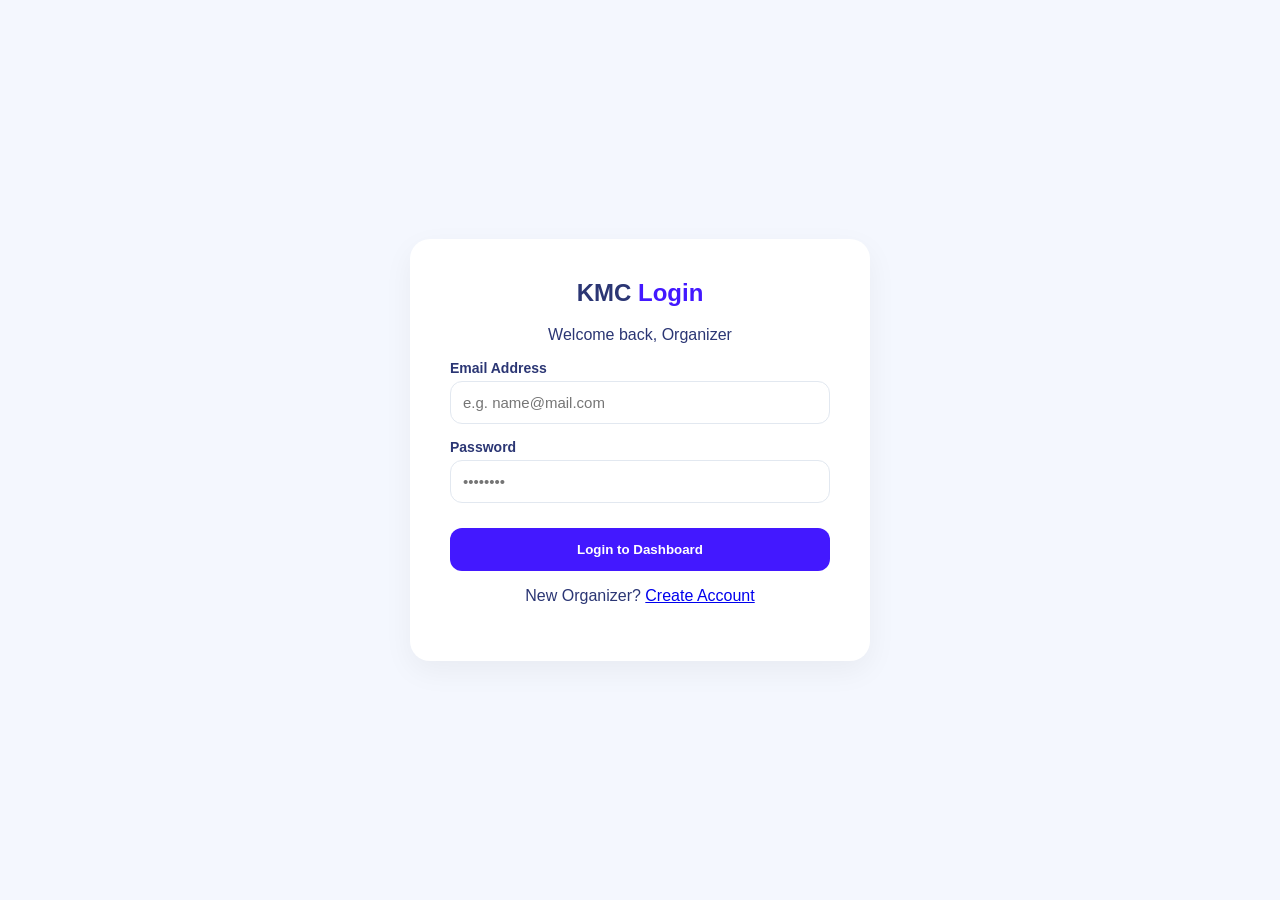
<file: KmcOrganizerPortal/KmcOrganizerPortal/wwwroot/dashboard.html>
﻿<!DOCTYPE html>
<html lang="en">
<head>
    <meta charset="UTF-8">
    <meta name="viewport" content="width=device-width, initial-scale=1.0">
    <title>KMC Organizer - Dashboard</title>
    <link rel="stylesheet" href="style.css">
    <link rel="stylesheet" href="https://cdn.jsdelivr.net/npm/bootstrap-icons@1.11.0/font/bootstrap-icons.css">
</head>
<body>
    <div class="dashboard-layout">
        <aside class="sidebar">
            <div class="logo">
                <h2>KMC <span>Admin</span></h2>
            </div>
            <nav>
                <a href="javascript:void(0)" onclick="showSection('dashboard')" id="nav-dashboard" class="active">
                    <i class="bi bi-speedometer2"></i> Dashboard
                </a>
                <a href="javascript:void(0)" onclick="showSection('events')" id="nav-events">
                    <i class="bi bi-calendar-event"></i> My Events
                </a>
                <a href="javascript:void(0)" onclick="showSection('privacy')" id="nav-privacy">
                    <i class="bi bi-shield-lock"></i> Privacy Policy
                </a>
                <hr style="border: 0.1px solid rgba(255,255,255,0.1); margin: 20px 0;">
                <a href="javascript:void(0)" onclick="logout()" style="color: #ff4d4d;">
                    <i class="bi bi-box-arrow-left"></i> Logout
                </a>
            </nav>
        </aside>

        <main class="main-content">
            <header>
                <div>
                    <h1 id="page-title">Dashboard Overview</h1>
                    <p id="user-display" style="color: #a3aed0; margin: 0;">Welcome back!</p>
                </div>
            </header>

            <div id="main-display-area" class="content-fade-in">
            </div>
        </main>
    </div>

    <div id="eventModal" class="modal">
        <div class="modal-content">
            <span class="close" onclick="closeModal()">&times;</span>
            <h2 style="color: var(--primary); margin-bottom: 20px;">Create New Event</h2>

            <form onsubmit="handleAddEvent(event)" id="addEventForm">
                <div class="input-group">
                    <label>Event Title</label>
                    <input type="text" id="eventTitle" placeholder="e.g. Summer Music Festival" required>
                </div>

                <div style="display: flex; gap: 15px;">
                    <div class="input-group" style="flex: 1;">
                        <label>Event Type</label>
                        <select id="eventType" style="width: 100%; padding: 12px; border-radius: 12px; border: 1px solid #e2e8f0;">
                            <option value="Concert">Concert</option>
                            <option value="Workshop">Workshop</option>
                            <option value="Festival">Festival</option>
                            <option value="Sports">Sports</option>
                            <option value="Other">Other</option>
                        </select>
                    </div>
                    <div class="input-group" style="flex: 1;">
                        <label>Location</label>
                        <input type="text" id="eventLocation" placeholder="Venue or City" required>
                    </div>
                </div>

                <div class="input-group">
                    <label>Visibility</label>
                    <select id="eventVisibility" style="width: 100%; padding: 12px; border-radius: 12px; border: 1px solid #e2e8f0; font-weight: bold; color: var(--primary);">
                        <option value="Public">🌍 Public (Show on KMC Web App)</option>
                        <option value="Private">🔒 Private (Only visible to me)</option>
                    </select>
                </div>

                <div class="input-group">
                    <label>Description</label>
                    <textarea id="eventDesc" rows="3" style="width: 100%; padding: 12px; border-radius: 12px; border: 1px solid #e2e8f0; font-family: inherit;" placeholder="Briefly describe your event..."></textarea>
                </div>

                <div style="display: flex; gap: 15px;">
                    <div class="input-group" style="flex: 1;">
                        <label>Date</label>
                        <input type="date" id="eventDate" required>
                    </div>
                    <div class="input-group" style="flex: 1;">
                        <label>Time</label>
                        <input type="time" id="eventTime" required>
                    </div>
                </div>

                <button type="submit" class="btn-login" style="margin-top: 20px;">
                    <i class="bi bi-cloud-upload"></i> Publish Event
                </button>
            </form>
        </div>
    </div>

    <div id="viewModal" class="modal">
        <div class="modal-content" style="width: 500px;">
            <span class="close" onclick="closeViewModal()">&times;</span>
            <h2 style="color: var(--primary); border-bottom: 2px solid #e2e8f0; padding-bottom: 10px;">Registered Participants</h2>

            <div id="participants-list" style="margin-top: 20px; max-height: 300px; overflow-y: auto;">
            </div>

            <button onclick="closeViewModal()" class="btn-login" style="background: #a3aed0; margin-top: 20px;">
                Close
            </button>
        </div>
    </div>

    <script src="auth.js"></script>
</body>
</html>
</file>
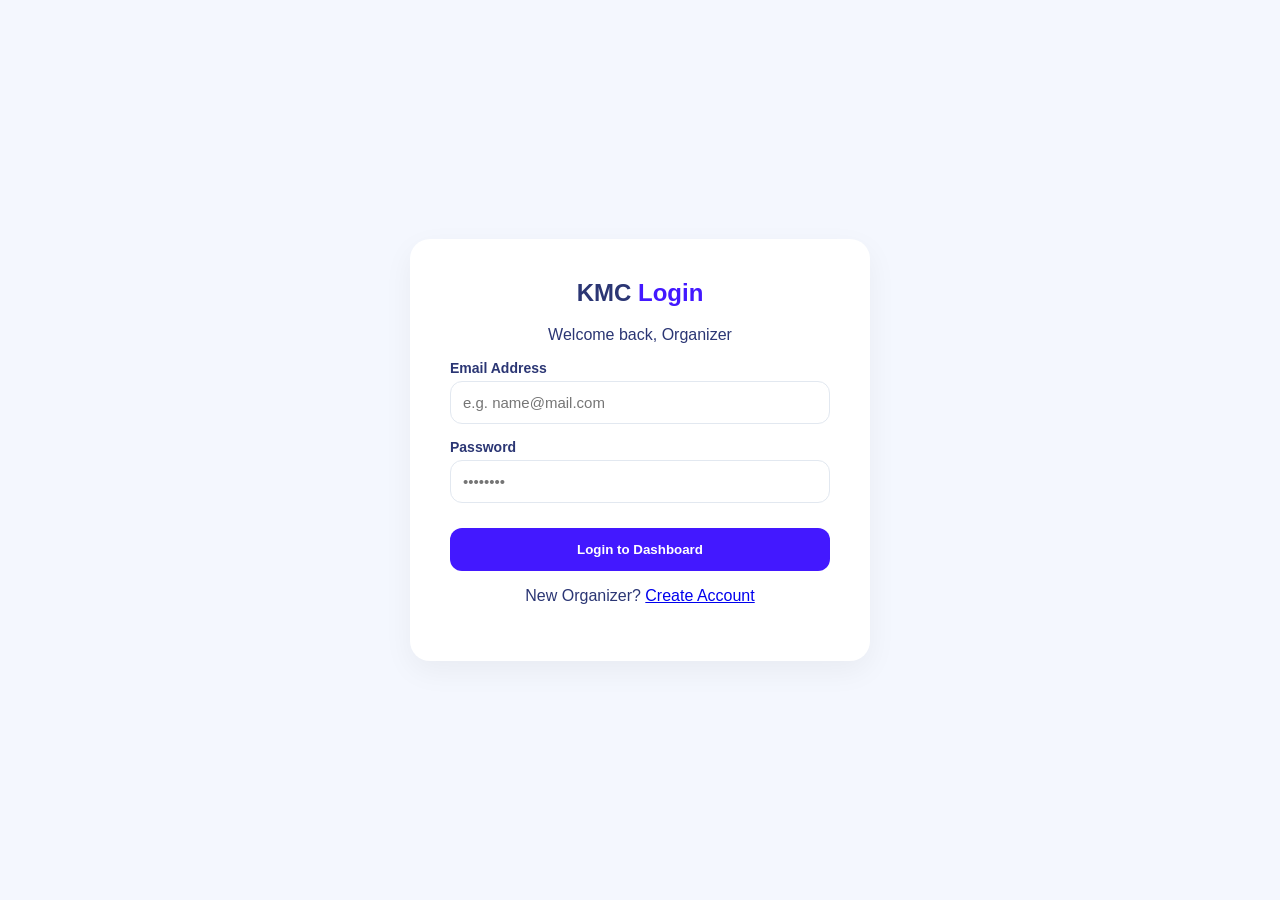
<file: KmcOrganizerPortal/KmcOrganizerPortal/wwwroot/login.html>
﻿<!DOCTYPE html>
<html lang="en">
<head>
    <meta charset="UTF-8">
    <title>KMC - Organizer Login</title>
    <link rel="stylesheet" href="style.css">
    <link href="https://fonts.googleapis.com/css2?family=Inter:wght@400;600;700&display=swap" rel="stylesheet">
</head>
<body class="auth-page">
    <div class="auth-card">
        <div class="auth-header">
            <h2>KMC <span>Login</span></h2>
            <p>Welcome back, Organizer</p>
        </div>

        <form id="loginForm">
            <div class="input-group">
                <label>Email Address</label>
                <input type="email" id="loginEmail" placeholder="e.g. name@mail.com" required>
            </div>

            <div class="input-group">
                <label>Password</label>
                <input type="password" id="loginPass" placeholder="••••••••" required>
            </div>

            <button type="submit" class="btn-login">Login to Dashboard</button>
        </form>

        <div class="auth-footer">
            <p>New Organizer? <a href="register.html">Create Account</a></p>
        </div>
    </div>

    <script src="auth.js"></script>
</body>
</html>
</file>
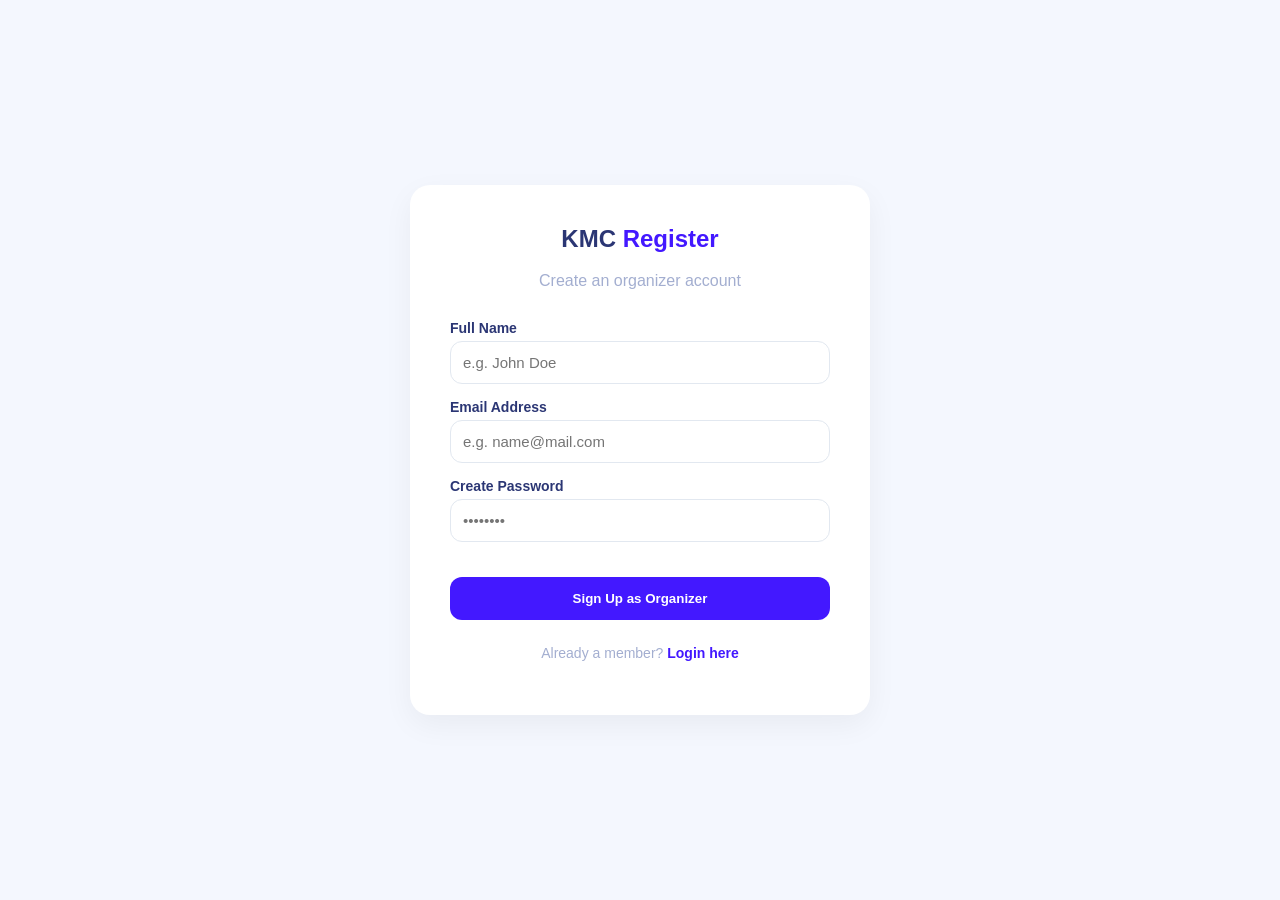
<file: KmcOrganizerPortal/KmcOrganizerPortal/wwwroot/register.html>
﻿<!DOCTYPE html>
<html lang="en">
<head>
    <meta charset="UTF-8">
    <meta name="viewport" content="width=device-width, initial-scale=1.0">
    <title>KMC - Register Organizer</title>
    <link rel="stylesheet" href="style.css">
    <link rel="stylesheet" href="https://cdn.jsdelivr.net/npm/bootstrap-icons@1.11.0/font/bootstrap-icons.css">
</head>
<body class="auth-page">

    <div class="auth-card">
        <h2>KMC <span>Register</span></h2>
        <p style="color: var(--text-sec); margin-bottom: 30px;">Create an organizer account</p>

        <form id="registerForm">
            <div class="input-group">
                <label>Full Name</label>
                <input type="text" id="regName" placeholder="e.g. John Doe" required>
            </div>

            <div class="input-group">
                <label>Email Address</label>
                <input type="email" id="regEmail" placeholder="e.g. name@mail.com" required>
            </div>

            <div class="input-group">
                <label>Create Password</label>
                <input type="password" id="regPass" placeholder="••••••••" required>
            </div>

            <button type="submit" class="btn-login" style="margin-top: 20px;">
                Sign Up as Organizer
            </button>
        </form>

        <p style="font-size: 14px; margin-top: 25px; color: var(--text-sec);">
            Already a member? <a href="login.html" style="color: var(--accent); text-decoration: none; font-weight: bold;">Login here</a>
        </p>
    </div>

    <script src="auth.js"></script>
</body>
</html>
</file>
<file: KmcOrganizerPortal/KmcOrganizerPortal/wwwroot/style.css>
﻿/* --- Global & Theme Variables --- */
:root {
    --primary: #111c44;
    --accent: #4318ff;
    --bg: #f4f7fe;
    --white: #ffffff;
    --text-main: #2b3674;
    --text-sec: #a3aed0;
}

body {
    margin: 0;
    font-family: 'Segoe UI', Tahoma, sans-serif;
    background: var(--bg);
    color: var(--text-main);
}

/* =========================================
   LOGIN & REGISTER PAGE STYLES (THE FIX)
========================================= */
.auth-page {
    display: flex;
    justify-content: center;
    align-items: center;
    min-height: 100vh;
    background: var(--bg);
    margin: 0;
}

.auth-card {
    background: var(--white);
    padding: 40px;
    border-radius: 20px;
    box-shadow: 0 10px 30px rgba(0,0,0,0.05);
    width: 100%;
    max-width: 380px;
    text-align: center;
}

    .auth-card h2 {
        margin-top: 0;
    }

        .auth-card h2 span {
            color: var(--accent);
        }

/* Input Fields - Login, Register & Modals */
.input-group {
    text-align: left;
    margin-bottom: 15px;
}

    .input-group label {
        display: block;
        margin-bottom: 5px;
        font-weight: 600;
        font-size: 14px;
        color: var(--text-main);
    }

    .input-group input,
    .input-group select,
    .input-group textarea {
        width: 100%;
        padding: 12px;
        border: 1px solid #e2e8f0;
        border-radius: 12px;
        box-sizing: border-box;
        font-size: 15px;
        font-family: inherit;
        color: var(--text-main);
    }

/* Button */
.btn-login {
    width: 100%;
    padding: 14px;
    background: var(--accent);
    color: white;
    border: none;
    border-radius: 12px;
    cursor: pointer;
    font-weight: bold;
    margin-top: 10px;
    transition: 0.3s;
}

    .btn-login:hover {
        background: #3311cc;
        transform: translateY(-2px);
    }

/* =========================================
   DASHBOARD LAYOUT STYLES
========================================= */
.dashboard-layout {
    display: flex;
    min-height: 100vh;
}

.sidebar {
    width: 260px;
    background: var(--primary);
    color: white;
    padding: 25px;
    position: fixed;
    height: 100vh;
    box-sizing: border-box;
}

    .sidebar h2 {
        margin-bottom: 35px;
        font-size: 22px;
        border-bottom: 1px solid rgba(255,255,255,0.1);
        padding-bottom: 15px;
    }

        .sidebar h2 span {
            color: var(--accent);
        }

    .sidebar nav a {
        display: flex;
        align-items: center;
        padding: 15px;
        color: var(--text-sec);
        text-decoration: none;
        border-radius: 12px;
        margin-bottom: 5px;
        transition: 0.3s;
        cursor: pointer;
    }

        .sidebar nav a i {
            margin-right: 15px;
            font-size: 1.2rem;
        }

        .sidebar nav a:hover,
        .sidebar nav a.active {
            background: rgba(255,255,255,0.1);
            color: white;
        }

        .sidebar nav a.active {
            border-right: 4px solid var(--accent);
        }

.main-content {
    margin-left: 260px;
    width: calc(100% - 260px);
    padding: 40px;
    box-sizing: border-box;
}

.header-flex {
    display: flex;
    justify-content: space-between;
    align-items: center;
    margin-bottom: 25px;
}

/* =========================================
   TABLES & UI ELEMENTS
========================================= */
.card {
    background: white;
    padding: 25px;
    border-radius: 20px;
    box-shadow: 0 4px 12px rgba(0,0,0,0.02);
}

table {
    width: 100%;
    border-collapse: collapse;
}

th {
    text-align: left;
    padding: 15px;
    color: var(--text-sec);
    border-bottom: 1px solid #f4f7fe;
    font-size: 14px;
}

td {
    padding: 15px;
    border-bottom: 1px solid #f4f7fe;
    font-size: 15px;
}

.btn-add {
    background: var(--accent);
    color: white;
    padding: 12px 22px;
    border: none;
    border-radius: 12px;
    cursor: pointer;
    font-weight: 600;
    display: flex;
    align-items: center;
    gap: 8px;
}

.badge {
    background: #eef2ff;
    color: var(--accent);
    padding: 5px 10px;
    border-radius: 8px;
    font-size: 12px;
    font-weight: bold;
}

/* Action Buttons (View, Edit, Delete) */
.action-btn {
    border: none;
    padding: 8px;
    border-radius: 8px;
    cursor: pointer;
    transition: 0.3s;
    display: flex;
    align-items: center;
    justify-content: center;
    font-size: 1.1rem;
}

    .action-btn.view {
        background: #eef2ff;
        color: #4318ff;
    }

    .action-btn.edit {
        background: #fff7ed;
        color: #f59e0b;
    }

    .action-btn.delete {
        background: #fef2f2;
        color: #ef4444;
    }

    .action-btn:hover {
        transform: scale(1.1);
        filter: brightness(0.9);
    }

/* =========================================
   MODAL WINDOWS
========================================= */
.modal {
    display: none;
    position: fixed;
    z-index: 1000;
    left: 0;
    top: 0;
    width: 100%;
    height: 100%;
    background: rgba(0,0,0,0.6);
    backdrop-filter: blur(4px);
}

.modal-content {
    background: white;
    margin: 2% auto; /* 5% වෙනුවට 2% දාලා උඩ ඉඩ ඉතුරු කළා */
    padding: 35px;
    border-radius: 20px;
    width: 480px;
    position: relative;
    box-shadow: 0 20px 40px rgba(0,0,0,0.2);
    max-height: 90vh; /* Scroll වෙන්න හදපු කෑල්ල */
    overflow-y: auto; /* Scroll වෙන්න හදපු කෑල්ල */
}

    /* Modal එක ඇතුලෙ inputs වලට (Dashboard එකේදි) */
    .modal-content input,
    .modal-content select,
    .modal-content textarea {
        margin: 8px 0 15px 0; /* Add/Edit Form එකේ පරතරය */
    }

.close {
    position: absolute;
    right: 25px;
    top: 20px;
    font-size: 28px;
    cursor: pointer;
    color: var(--text-sec);
}
</file>
